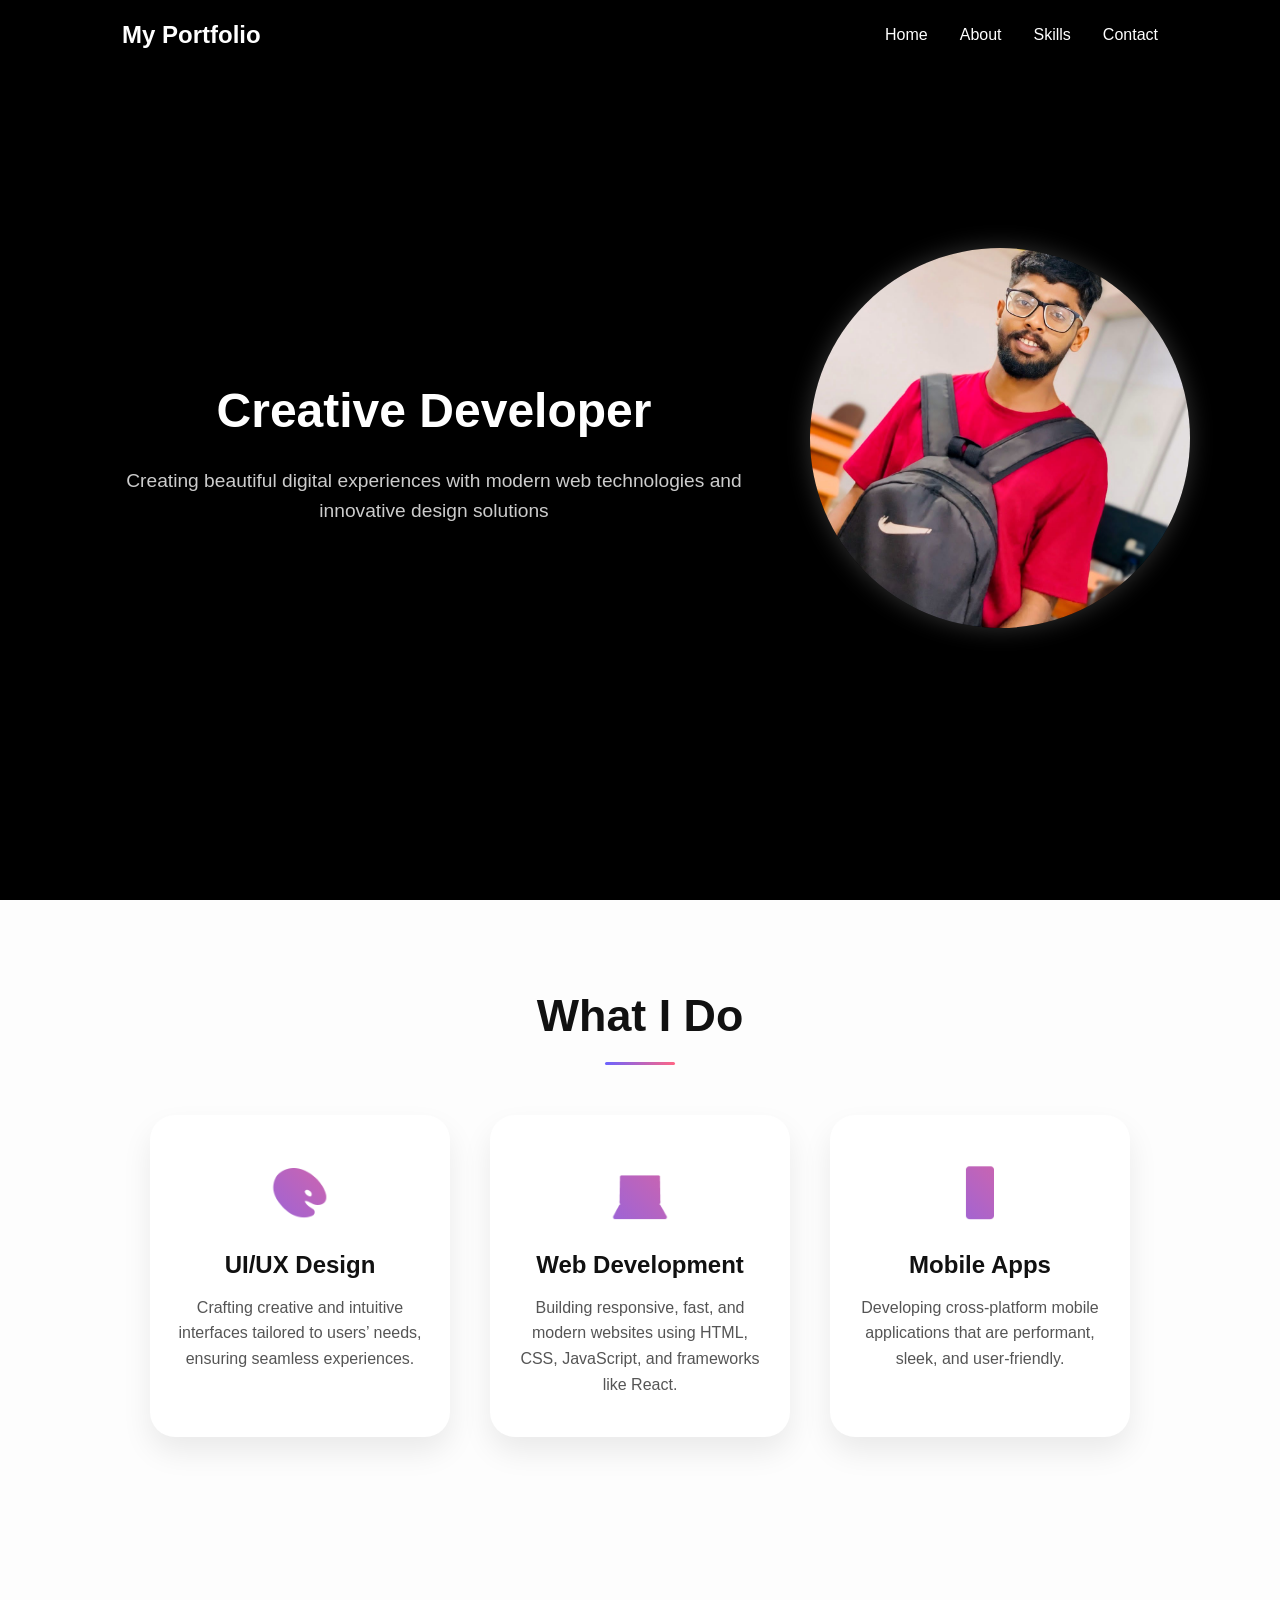
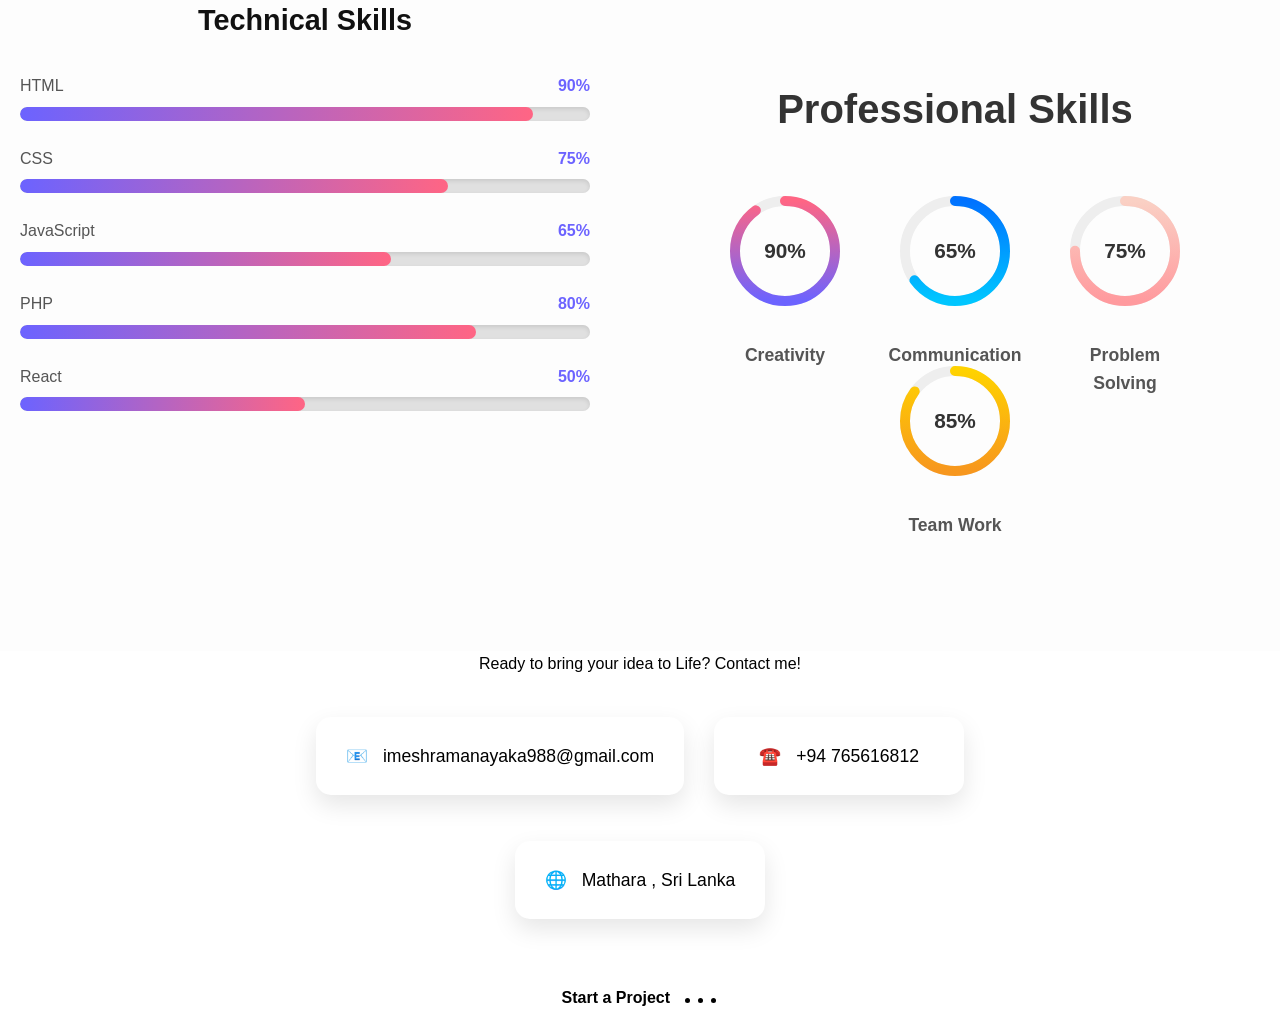
<file: index.html>
<!DOCTYPE html>
<html lang="en">

<head>
    <meta charset="UTF-8">
    <meta name="viewport" content="width=device-width, initial-scale=1.0">
    <title>My Porfolio</title>
    <link rel="stylesheet" href="styles.css">
</head>

<body>


    <!-- navigation area -->
    <nav>
        <div class="nav-container">
            <div class="logo">My Portfolio</div>
            <ul class="nav-links">
                <li><a href="#home">Home</a></li>
                <li><a href="#about">About</a></li>
                <li><a href="#skills">Skills</a></li>
                <li><a href="#contact">Contact</a></li>
            </ul>
        </div>
    </nav>




    <!-- Hero section -->
    <section class="hero" id="home">
        <div class="hero-contenr">
            <div class="hero-text">
                <h1 class="floating-element">Creative Developer</h1>
                <p class="subtitle">
                    Creating beautiful digital experiences with modern web
                    technologies and innovative design solutions
                </p>
                <!-- <div class="cta-buttons">
        <a href="" class="cta-button pulse">View My Works</a>
        <a href="" class="cta-button secondary">Get in Touch</a>
      </div> -->
            </div>

            <!-- Circle photo on the right -->
            <img src="images/WhatsApp Image 2024-09-10 at 23.10.17_98b653f2.jpg" alt="Profile photo" class="hero-photo">
        </div>
    </section>




    <!-- About section -->
    <section class="section what-i-do" id="about">
        <h2 class="section-title">What I Do</h2>
        <div class="cards-grid">
            <div class="card">
                <div class="card-icon">🎨</div>
                <h3>UI/UX Design</h3>
                <p>Crafting creative and intuitive interfaces tailored to users’ needs, ensuring seamless experiences.
                </p>
            </div>
            <div class="card">
                <div class="card-icon">💻</div>
                <h3>Web Development</h3>
                <p>Building responsive, fast, and modern websites using HTML, CSS, JavaScript, and frameworks like
                    React.</p>
            </div>
            <div class="card">
                <div class="card-icon">📱</div>
                <h3>Mobile Apps</h3>
                <p>Developing cross-platform mobile applications that are performant, sleek, and user-friendly.</p>
            </div>
        </div>
    </section>


    <!-- Skills Section -->
    <section class="skills" id="skills">

        <div class="skills-container">
            <div class="technical-skills animate delay-1">
                <h2>Technical Skills</h2>
                <div class="skill-item">
                    <div class="skill-info">
                        <span class="skill-name">HTML</span>
                        <span class="skill-percent">90%</span>
                    </div>
                    <div class="skill-bar">
                        <div class="skill-progress" style="width: 90%;"></div>
                    </div>
                </div>
                <div class="skill-item">
                    <div class="skill-info">
                        <span class="skill-name">CSS</span>
                        <span class="skill-percent">75%</span>
                    </div>
                    <div class="skill-bar">
                        <div class="skill-progress" style="width: 75%;"></div>
                    </div>
                </div>
                <div class="skill-item">
                    <div class="skill-info">
                        <span class="skill-name">JavaScript</span>
                        <span class="skill-percent">65%</span>
                    </div>
                    <div class="skill-bar">
                        <div class="skill-progress" style="width: 65%;"></div>
                    </div>
                </div>
                <div class="skill-item">
                    <div class="skill-info">
                        <span class="skill-name">PHP</span>
                        <span class="skill-percent">80%</span>
                    </div>
                    <div class="skill-bar">
                        <div class="skill-progress" style="width: 80%;"></div>
                    </div>
                </div>
                <div class="skill-item">
                    <div class="skill-info">
                        <span class="skill-name">React</span>
                        <span class="skill-percent">50%</span>
                    </div>
                    <div class="skill-bar">
                        <div class="skill-progress" style="width: 50%;"></div>
                    </div>
                </div>
            </div>

            <section class="professional-skills" id="skills">
                <h2>Professional Skills</h2>
                <div class="radial-skills">
                    <!-- Creativity -->
                    <div class="radial-skill">
                        <div class="radial-chart">
                            <svg viewBox="0 0 120 120">
                                <defs>
                                    <linearGradient id="grad-creativity" x1="0%" y1="0%" x2="100%" y2="0%">
                                        <stop offset="0%" stop-color="#6c63ff" />
                                        <stop offset="100%" stop-color="#ff6584" />
                                    </linearGradient>
                                </defs>
                                <circle class="background" cx="60" cy="60" r="50"></circle>
                                <circle class="progress" cx="60" cy="60" r="50"
                                    style="--percent:90; stroke:url(#grad-creativity);"></circle>
                            </svg>
                            <div class="radial-percent" data-percent="90%">90%</div>
                        </div>
                        <h3>Creativity</h3>
                    </div>

                    <!-- Communication -->
                    <div class="radial-skill">
                        <div class="radial-chart">
                            <svg viewBox="0 0 120 120">
                                <defs>
                                    <linearGradient id="grad-communication" x1="0%" y1="0%" x2="100%" y2="0%">
                                        <stop offset="0%" stop-color="#00c6ff" />
                                        <stop offset="100%" stop-color="#0072ff" />
                                    </linearGradient>
                                </defs>
                                <circle class="background" cx="60" cy="60" r="50"></circle>
                                <circle class="progress" cx="60" cy="60" r="50"
                                    style="--percent:65; stroke:url(#grad-communication);"></circle>
                            </svg>
                            <div class="radial-percent" data-percent="65%">65%</div>
                        </div>
                        <h3>Communication</h3>
                    </div>

                    <!-- Problem Solving -->
                    <div class="radial-skill">
                        <div class="radial-chart">
                            <svg viewBox="0 0 120 120">
                                <defs>
                                    <linearGradient id="grad-problem" x1="0%" y1="0%" x2="100%" y2="0%">
                                        <stop offset="0%" stop-color="#ff9a9e" />
                                        <stop offset="100%" stop-color="#fad0c4" />
                                    </linearGradient>
                                </defs>
                                <circle class="background" cx="60" cy="60" r="50"></circle>
                                <circle class="progress" cx="60" cy="60" r="50"
                                    style="--percent:75; stroke:url(#grad-problem);"></circle>
                            </svg>
                            <div class="radial-percent" data-percent="75%">75%</div>
                        </div>
                        <h3>Problem Solving</h3>
                    </div>

                    <!-- Team Work -->
                    <div class="radial-skill">
                        <div class="radial-chart">
                            <svg viewBox="0 0 120 120">
                                <defs>
                                    <linearGradient id="grad-team" x1="0%" y1="0%" x2="100%" y2="0%">
                                        <stop offset="0%" stop-color="#f7971e" />
                                        <stop offset="100%" stop-color="#ffd200" />
                                    </linearGradient>
                                </defs>
                                <circle class="background" cx="60" cy="60" r="50"></circle>
                                <circle class="progress" cx="60" cy="60" r="50"
                                    style="--percent:85; stroke:url(#grad-team);"></circle>
                            </svg>
                            <div class="radial-percent" data-percent="85%">85%</div>
                        </div>
                        <h3>Team Work</h3>
                    </div>
                </div>
            </section>

        </div>
    </section>

    <!-- Contact Section -->
    <section class="section" id="contact">
        
        <div class="contact-content">
            <p>
                Ready to bring your idea to Life? Contact me!
            </p>

            <div class="contact-info">
                <div class="contact-item">
                    <span>📧</span>
                    <span>imeshramanayaka988@gmail.com</span>
                </div>
                <div class="contact-item">
                    <span>☎️</span>
                    <span>+94 765616812</span>
                </div>
                <div class="contact-item">
                    <span>🌐</span>
                    <span>Mathara   , Sri Lanka</span>
                </div>
            </div>

            <div style="margin-top: 50px;">
                <a href="mailto:hello@gmail.com" class="cta-button">
                    Start a Project
                    <div class="loading-dots">
                        <span></span>
                        <span></span>
                        <span></span>
                    </div>
                </a>
            </div>
        </div>
    </section>
</body>

</html>
</file>
<file: styles.css>
/* ===== Base reset ===== */
* {
  margin: 0;
  padding: 0;
  box-sizing: border-box;
  font-family: "Poppins", sans-serif;
}

body {
  background: #fff;
  color: #000;
  line-height: 1.6;
}

/* ===== NAVBAR ===== */
/* Base nav style */
nav {
  position: fixed;
  top: 0;
  left: 0;
  width: 100%;
  background: rgba(0,0,0,0.3);
  backdrop-filter: blur(8px);
  -webkit-backdrop-filter: blur(8px);
  color: #fff;
  z-index: 1000;
}

.nav-container {
  max-width: 1100px;
  margin: auto;
  padding: 1rem 2rem;
  display: flex;
  justify-content: space-between;
  align-items: center;
}

.logo {
  font-size: 1.5rem;
  font-weight: 700;
}

/* Links desktop */
.nav-links {
  list-style: none;
  display: flex;
  gap: 2rem;
}

.nav-links a {
  color: #fff;
  text-decoration: none;
  position: relative;
  font-weight: 500;
}

.nav-links a::after {
  content: "";
  position: absolute;
  width: 0;
  height: 2px;
  left: 0;
  bottom: -3px;
  background: #fff;
  transition: width 0.3s;
}
.nav-links a:hover::after {
  width: 100%;
}

/* Hamburger hidden by default */
.hamburger {
  display: none;
  font-size: 2rem;
  cursor: pointer;
}

/* Responsive: show hamburger, hide links */
@media (max-width: 768px) {
  .nav-links {
    display: none; /* hidden by default */
    position: absolute;
    top: 60px;
    right: 0;
    background: rgba(0,0,0,0.9);
    width: 200px;
    flex-direction: column;
    padding: 1rem;
    border-radius: 0 0 0 8px;
  }
  .nav-links.show {
    display: flex; /* show when toggled */
  }
  .nav-links li {
    margin: 1rem 0;
  }

  .hamburger {
    display: block;
  }
}


/* ===== HERO ===== */
.hero {
  background: #000;
  color: #fff;
  display: flex;
  justify-content: center;
  align-items: center;
  text-align: center;
  min-height: 100vh;
  padding: 2rem;
}

.hero-contenr {
  max-width: 800px;
}

/* Circle image */
.hero-photo {
  width: 200px;
  height: 200px;
  border-radius: 50%;
  object-fit: cover;
  margin-bottom: 1.5rem;
  border: 4px solid #fff;
  box-shadow: 0 0 25px rgba(255,255,255,0.2);
  animation: float 4s ease-in-out infinite;
}

/* Floating animation for photo and heading */
@keyframes float {
  0% { transform: translateY(0); }
  50% { transform: translateY(-10px); }
  100% { transform: translateY(0); }
}

.floating-element {
  font-size: 3rem;
  font-weight: 700;
  animation: float 4s ease-in-out infinite;
}

.subtitle {
  margin-top: 1rem;
  font-size: 1.2rem;
  color: #ccc;
}

/* CTA buttons */
.cta-buttons {
  margin-top: 2rem;
  display: flex;
  justify-content: center;
  gap: 1rem;
}

.cta-button {
  padding: 0.8rem 1.8rem;
  background: #fff;
  color: #000;
  border: 2px solid #fff;
  text-decoration: none;
  font-weight: 600;
  transition: all 0.3s ease;
}

.cta-button:hover {
  background: #000;
  color: #fff;
}

.cta-button.secondary {
  background: transparent;
  color: #fff;
  border-color: #fff;
}
.cta-button.secondary:hover {
  background: #fff;
  color: #000;
}

/* pulse effect on primary button */
.pulse {
  animation: pulseAnim 2s infinite;
}
@keyframes pulseAnim {
  0% { box-shadow: 0 0 0 0 rgba(255,255,255,0.4); }
  70% { box-shadow: 0 0 0 15px rgba(255,255,255,0); }
  100% { box-shadow: 0 0 0 0 rgba(255,255,255,0); }
}

/* ===== SECTIONS ===== */
/* --- Section Styling --- */
.what-i-do.section {
    background-color: #fdfdfd;
    padding: 80px 20px;
    text-align: center;
    color: #111;
}

/* --- Section Title --- */
.section-title {
    font-size: 2.8rem;
    font-weight: 700;
    margin-bottom: 60px;
    color: #111;
    position: relative;
    display: inline-block;
}

.section-title::after {
    content: '';
    display: block;
    width: 70px;
    height: 3px;
    background: linear-gradient(90deg, #6c63ff, #ff6584);
    margin: 10px auto 0;
    border-radius: 2px;
}

/* --- Cards Grid --- */
.cards-grid {
    display: flex;
    flex-wrap: wrap;
    justify-content: center;
    gap: 40px;
}

/* --- Card Styling --- */
.card {
    background-color: #fff;
    border-radius: 25px;
    padding: 40px 25px;
    width: 300px;
    box-shadow: 0 15px 30px rgba(0,0,0,0.08);
    transition: all 0.4s ease;
    text-align: center;
    position: relative;
    overflow: hidden;
    cursor: pointer;
}

/* --- Card Hover Animation --- */
.card:hover {
    transform: translateY(-15px) scale(1.05);
    box-shadow: 0 25px 45px rgba(0,0,0,0.15);
}

/* --- Card Icon --- */
.card-icon {
    font-size: 3rem;
    margin-bottom: 15px;
    background: linear-gradient(45deg, #6c63ff, #ff6584);
    -webkit-background-clip: text;
    -webkit-text-fill-color: transparent;
    transition: all 0.5s ease;
}

.card:hover .card-icon {
    transform: rotate(15deg) scale(1.2);
}

/* --- Card Title & Text --- */
.card h3 {
    font-size: 1.5rem;
    margin-bottom: 10px;
    color: #111;
}

.card p {
    font-size: 1rem;
    line-height: 1.6;
    color: #555;
}

/* --- Responsive --- */
@media (max-width: 900px) {
    .cards-grid {
        flex-direction: column;
        align-items: center;
    }
}

/* Skills
.skills-grid {
  display: grid;
  grid-template-columns: repeat(auto-fit,minmax(150px,1fr));
  gap: 2rem;
  max-width: 900px;
  margin: auto;
  margin-top: 2rem;
}
.skill-item {
  border: 2px solid #000;
  padding: 1.5rem;
  transition: all 0.3s ease;
}
.skill-item:hover {
  background: #000;
  color: #fff;
}
.skill-icon {
  font-size: 2rem;
  display: block;
  margin-bottom: 0.5rem;
} */
/* --- Section Styling --- */
.section#skills {
    background-color: #fdfdfd;
    padding: 80px 20px;
    text-align: center;
    color: #111;
}

.section-title {
    font-size: 2.8rem;
    font-weight: 700;
    margin-bottom: 50px;
    position: relative;
    display: inline-block;
    color: #111;
}

.section-title::after {
    content: '';
    display: block;
    width: 70px;
    height: 3px;
    background: linear-gradient(90deg, #6c63ff, #ff6584);
    margin: 10px auto 0;
    border-radius: 2px;
}

/* --- Skills Graph --- */
.skills-graph {
    display: flex;
    flex-direction: column;
    gap: 30px;
    max-width: 600px;
    margin: 0 auto;
}

/* --- Individual Skill --- */
.skill h4 {
    font-size: 1.2rem;
    margin-bottom: 8px;
    text-align: left;
    color: #111;
}

/* --- Skill Bar Container --- */
.skill-bar {
    width: 100%;
    height: 12px;
    background: #e0e0e0;
    border-radius: 20px;
    overflow: hidden;
    position: relative;
}

/* --- Skill Progress (Animated) --- */
.skill-progress {
    height: 100%;
    width: 0;
    background: linear-gradient(90deg, #6c63ff, #ff6584);
    border-radius: 20px;
    animation: loadSkill 1.5s forwards;
}

/* --- Animation for Line Graph --- */
@keyframes loadSkill {
    from { width: 0; }
    to { width: var(--width); }
}

/* --- Responsive --- */
@media (max-width: 600px) {
    .skills-graph {
        gap: 20px;
    }
}

/* Contact section */
.contact-content {
  max-width: 700px;
  margin: auto;
  text-align: center;
}
.contact-info {
  margin-top: 2rem;
}
.contact-item {
  display: flex;
  justify-content: center;
  gap: 1rem;
  margin-bottom: 1rem;
  font-size: 1.1rem;
}

/* Loading dots */
.loading-dots {
  display: inline-block;
  margin-left: 8px;
}
.loading-dots span {
  display: inline-block;
  width: 5px;
  height: 5px;
  background: #000;
  border-radius: 50%;
  margin: 0 2px;
  animation: blink 1s infinite;
}
.loading-dots span:nth-child(2) { animation-delay: 0.2s; }
.loading-dots span:nth-child(3) { animation-delay: 0.4s; }
@keyframes blink {
  0%,80%,100% { opacity: 0; }
  40% { opacity: 1; }
}

/* Responsive */
@media (max-width:768px) {
  .floating-element { font-size: 2rem; }
  .subtitle { font-size: 1rem; }
  .hero-photo { width: 150px; height: 150px; }
  .cta-buttons { flex-direction: column; }
}


.hero {
  background: #000;
  color: #fff;
  display: flex;
  justify-content: center;
  align-items: center;
  min-height: 100vh;
  padding: 2rem;
}

.hero-contenr {
  display: flex;                /* put text + image side by side */
  align-items: center;
  justify-content: space-between;
  max-width: 1100px;
  width: 100%;
  gap: 2rem;                    /* space between text & image */
}

.hero-text {
  flex: 1;                      /* text takes available space */
}

.hero-photo {
  width: 380px;                 /* bigger photo */
  height: 380px;
  border-radius: 60%;
  object-fit: cover;
  border: 0px solid #fff;
  box-shadow: 0 0 25px rgba(255,255,255,0.2);
  animation: float 4s ease-in-out infinite;
}

/* On small screens, stack them */
@media (max-width: 768px) {
  .hero-contenr {
    flex-direction: column-reverse; /* photo below text */
    text-align: center;
  }
  .hero-photo {
    width: 280px;
    height: 280px;
    margin-top: 1rem;
  }
}


/* new Section  */

/* --- Section Styling --- */
#skills {
    padding: 80px 20px;
    background-color: #fdfdfd;
    color: #111;
    text-align: center;
    font-family: 'Poppins', sans-serif;
}

/* --- Section Title --- */
.section-title h1 {
    font-size: 2.8rem;
    font-weight: 700;
    margin-bottom: 50px;
}

.section-title h1 span {
    color: #6c63ff;
}

.section-title h1::after {
    content: '';
    display: block;
    width: 70px;
    height: 3px;
    background: linear-gradient(90deg, #6c63ff, #ff6584);
    margin: 10px auto 0;
    border-radius: 2px;
}

/* --- Skills Container --- */
.skills-container {
    display: flex;
    flex-wrap: wrap;
    gap: 60px;
    justify-content: center;
}

/* --- Technical Skills --- */
.technical-skills {
    flex: 1;
    min-width: 320px;
}

.technical-skills h2 {
    font-size: 1.8rem;
    margin-bottom: 30px;
    color: #111;
}

.skill-item {
    margin-bottom: 25px;
}

.skill-info {
    display: flex;
    justify-content: space-between;
    margin-bottom: 8px;
    font-weight: 500;
    color: #555;
}

.skill-bar {
    width: 100%;
    height: 14px;
    background: #e0e0e0;
    border-radius: 12px;
    overflow: hidden;
    box-shadow: inset 0 2px 5px rgba(0,0,0,0.1);
}

.skill-progress {
    height: 100%;
    width: 0;
    background: linear-gradient(90deg, #6c63ff, #ff6584);
    border-radius: 12px;
    animation: loadSkill 1.5s forwards;
}

/* Animate technical skill bars */
@keyframes loadSkill {
    from { width: 0; }
    to { width: var(--width); }
}

/* --- Professional Skills Radial --- */
.professional-skills {
    flex: 1;
    min-width: 320px;
}

.professional-skills h2 {
    font-size: 1.8rem;
    margin-bottom: 30px;
    color: #111;
}

.radial-skills {
    display: flex;
    flex-wrap: wrap;
    gap: 25px;
    justify-content: center;
}

.radial-skill {
    position: relative;
    width: 130px;
    height: 130px;
    text-align: center;
    transition: transform 0.4s ease;
}

.radial-skill:hover {
    transform: scale(1.1);
}

.radial-chart svg {
    transform: rotate(-90deg);
    width: 130px;
    height: 130px;
}

.radial-chart circle {
    fill: none;
    stroke-width: 12;
    stroke-linecap: round;
}

.radial-chart .background {
    stroke: #e0e0e0;
}

.radial-chart .progress {
    stroke: url(#gradient);
    stroke-dasharray: 314; /* 2 * pi * 50 */
    stroke-dashoffset: 314;
    animation: radialAnimation 1.5s forwards;
}

@keyframes radialAnimation {
    from { stroke-dashoffset: 314; }
    to { stroke-dashoffset: calc(314 - (314 * var(--percent) / 100)); }
}

.radial-percent {
    position: absolute;
    top: 50%;
    left: 50%;
    transform: translate(-50%, -50%);
    font-weight: 600;
    font-size: 1rem;
    color: #6c63ff;
}

.radial-skill h3 {
    margin-top: 15px;
    font-size: 1rem;
    color: #555;
}

/* --- Gradient for radial charts --- */
svg defs linearGradient#gradient stop {
    stop-color: #6c63ff;
}

/* --- Responsive --- */
@media (max-width: 900px) {
    .skills-container {
        flex-direction: column;
        align-items: center;
        gap: 40px;
    }
}
/* --- Skill Bars --- */
.skill-bar {
    width: 100%;
    height: 14px;
    background: #e0e0e0;
    border-radius: 12px;
    overflow: hidden;
    box-shadow: inset 0 2px 4px rgba(0,0,0,0.1);
    margin-top: 5px;
}

.skill-progress {
    height: 100%;
    width: 0;
    border-radius: 12px;
    background: linear-gradient(90deg, #6c63ff, #ff6584);
    animation: fillBar 2s forwards;
}

/* Assign different widths using custom properties */
.skill-progress.html { animation-name: fillBarHTML; }
.skill-progress.css { animation-name: fillBarCSS; }
.skill-progress.js { animation-name: fillBarJS; }
.skill-progress.php { animation-name: fillBarPHP; }
.skill-progress.react { animation-name: fillBarReact; }

/* Keyframes for each skill */
@keyframes fillBarHTML { from { width: 0; } to { width: 90%; } }
@keyframes fillBarCSS { from { width: 0; } to { width: 75%; } }
@keyframes fillBarJS { from { width: 0; } to { width: 65%; } }
@keyframes fillBarPHP { from { width: 0; } to { width: 80%; } }
@keyframes fillBarReact { from { width: 0; } to { width: 50%; } }

/* --- Skill Percent Text Animation --- */
.skill-percent {
    font-weight: 600;
    color: #6c63ff;
    display: inline-block;
    position: relative;
    animation: countUp 2s forwards;
}

/* Simulate counting effect (basic) */
@keyframes countUp {
    0% { content: '0%'; }
    100% { content: attr(data-percent); }
}


/* --- Section --- */
.professional-skills {
    padding: 60px 20px;
    background: #f5f5f5;
    text-align: center;
}

.professional-skills h2 {
    font-size: 2.5rem;
    margin-bottom: 50px;
    color: #333;
}

/* --- Radial Skills Container --- */
.radial-skills {
    display: flex;
    flex-wrap: wrap;
    gap: 40px;
    justify-content: center;
}

/* --- Each Radial Skill --- */
.radial-skill {
    display: flex;
    flex-direction: column;
    align-items: center;
    text-align: center;
}

/* --- Radial Chart --- */
.radial-chart {
    position: relative;
    width: 120px;
    height: 120px;
    margin-bottom: 15px;
}

.radial-chart svg {
    transform: rotate(-90deg);
    width: 120px;
    height: 120px;
}

.radial-chart circle {
    fill: none;
    stroke-width: 10;
    stroke-linecap: round;
}

/* --- Background Circle --- */
.radial-chart .background {
    stroke: #eee;
}

/* --- Progress Circle --- */
.radial-chart .progress {
    stroke-dasharray: 314; /* 2 * PI * r */
    stroke-dashoffset: 314;
    animation: progressAnimation 2s forwards;
}

/* --- Animate progress --- */
@keyframes progressAnimation {
    from { stroke-dashoffset: 314; }
    to { stroke-dashoffset: calc(314 - (314 * var(--percent) / 100)); }
}

/* --- Percentage Text --- */
.radial-percent {
    position: absolute;
    top: 50%;
    left: 50%;
    transform: translate(-50%, -50%);
    font-size: 1.3rem;
    font-weight: 700;
    color: #333;
}

/* --- Radial Skill Title --- */
.radial-skill h3 {
    font-size: 1.1rem;
    font-weight: 600;
    color: #555;
}

/* --- Responsive --- */
@media (max-width: 900px) {
    .radial-skills {
        flex-direction: column;
        align-items: center;
    }
}
/* --- Contact Info Container --- */
.contact-info {
    display: flex;
    justify-content: center;
    gap: 30px;
    flex-wrap: wrap;
    margin-top: 40px;
}

/* --- Individual Contact Item --- */
.contact-item {
    background: #fff;
    padding: 25px 30px;
    border-radius: 15px;
    box-shadow: 0 10px 25px rgba(0,0,0,0.1);
    display: flex;
    align-items: center;
    gap: 15px;
    transition: transform 0.3s ease, box-shadow 0.3s ease;
    cursor: pointer;
    min-width: 250px;
}

/* --- Hover Effect --- */
.contact-item:hover {
    transform: translateY(-8px);
    box-shadow: 0 15px 30px rgba(0,0,0,0.2);
}

/* --- Icon Styling --- */
.contact-item .icon {
    font-size: 2rem;
    background: linear-gradient(45deg, #6c63ff, #ff6584);
    -webkit-background-clip: text;
    -webkit-text-fill-color: transparent;
}

/* --- Info Text --- */
.contact-item .info {
    font-size: 1.1rem;
    color: #333;
    font-weight: 500;
    word-break: break-word;
}

/* --- Responsive --- */
@media (max-width: 768px) {
    .contact-info {
        flex-direction: column;
        align-items: center;
    }
}
</file>
